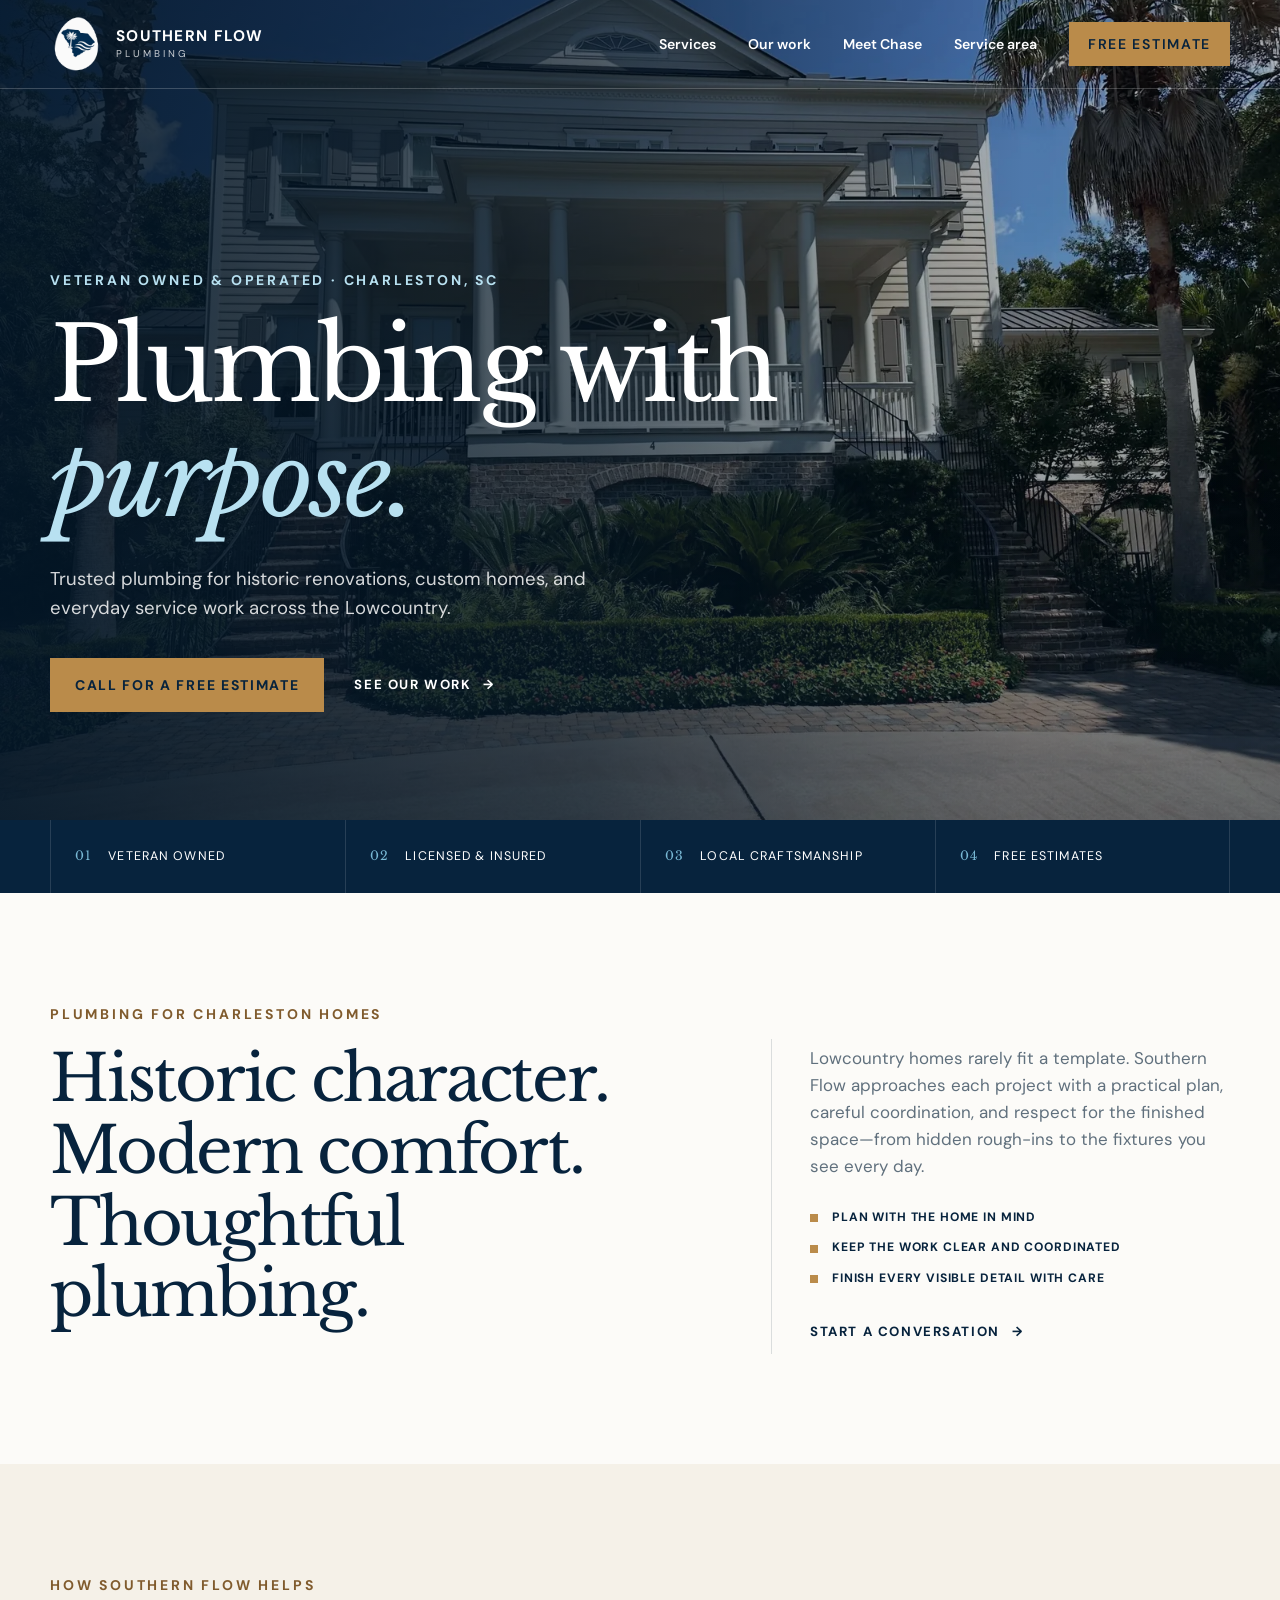
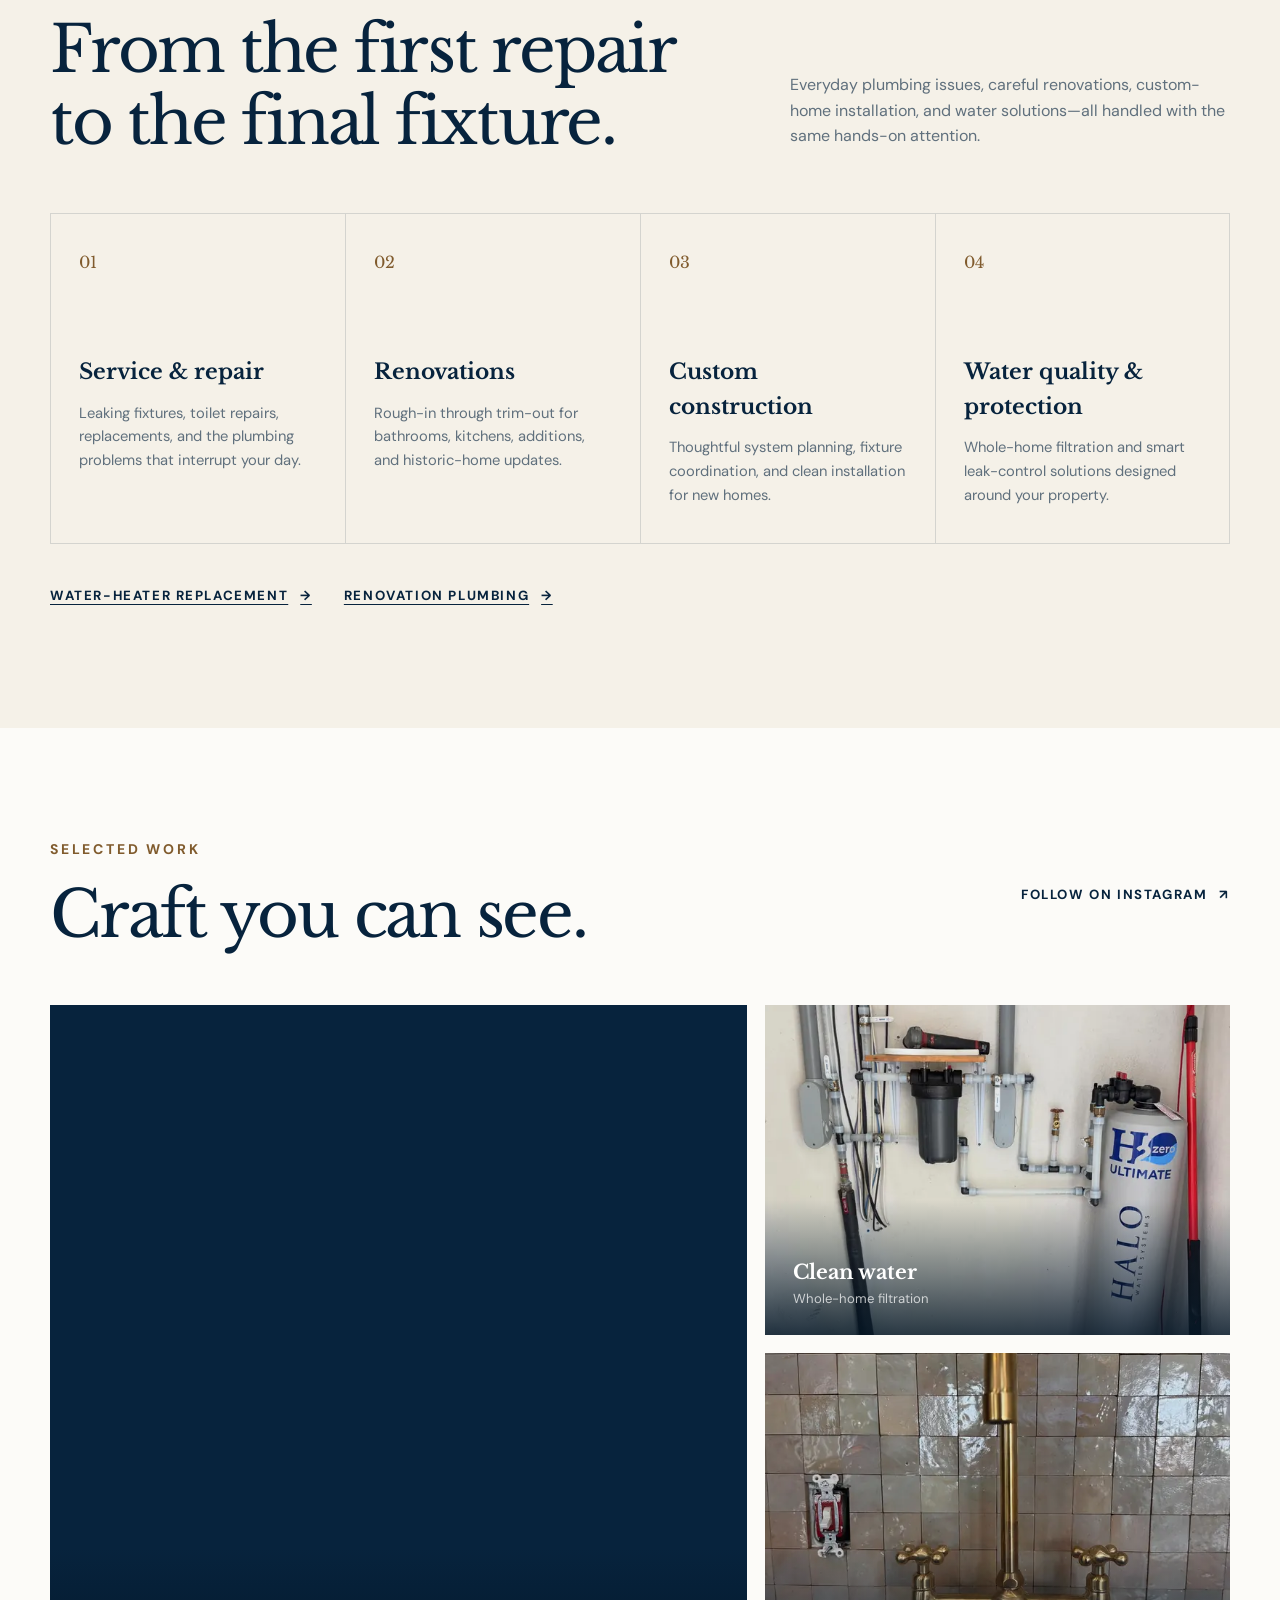
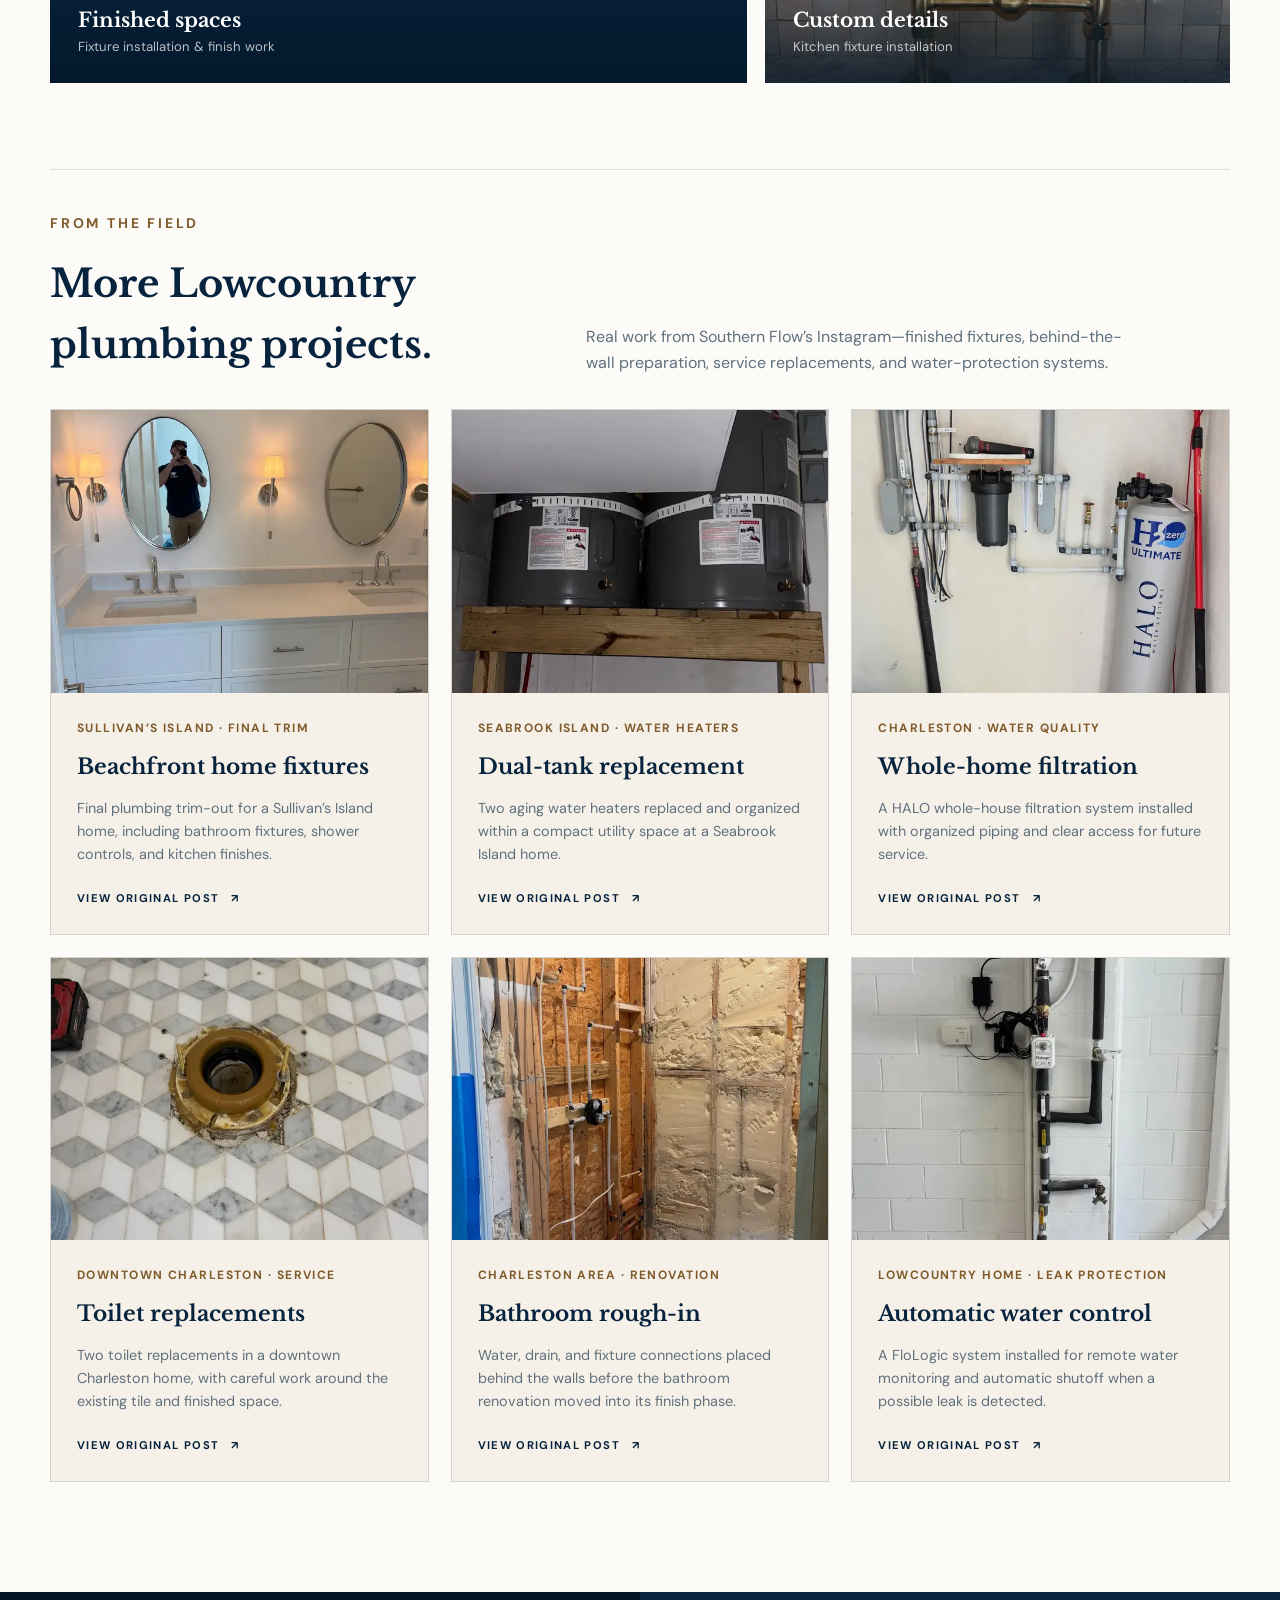
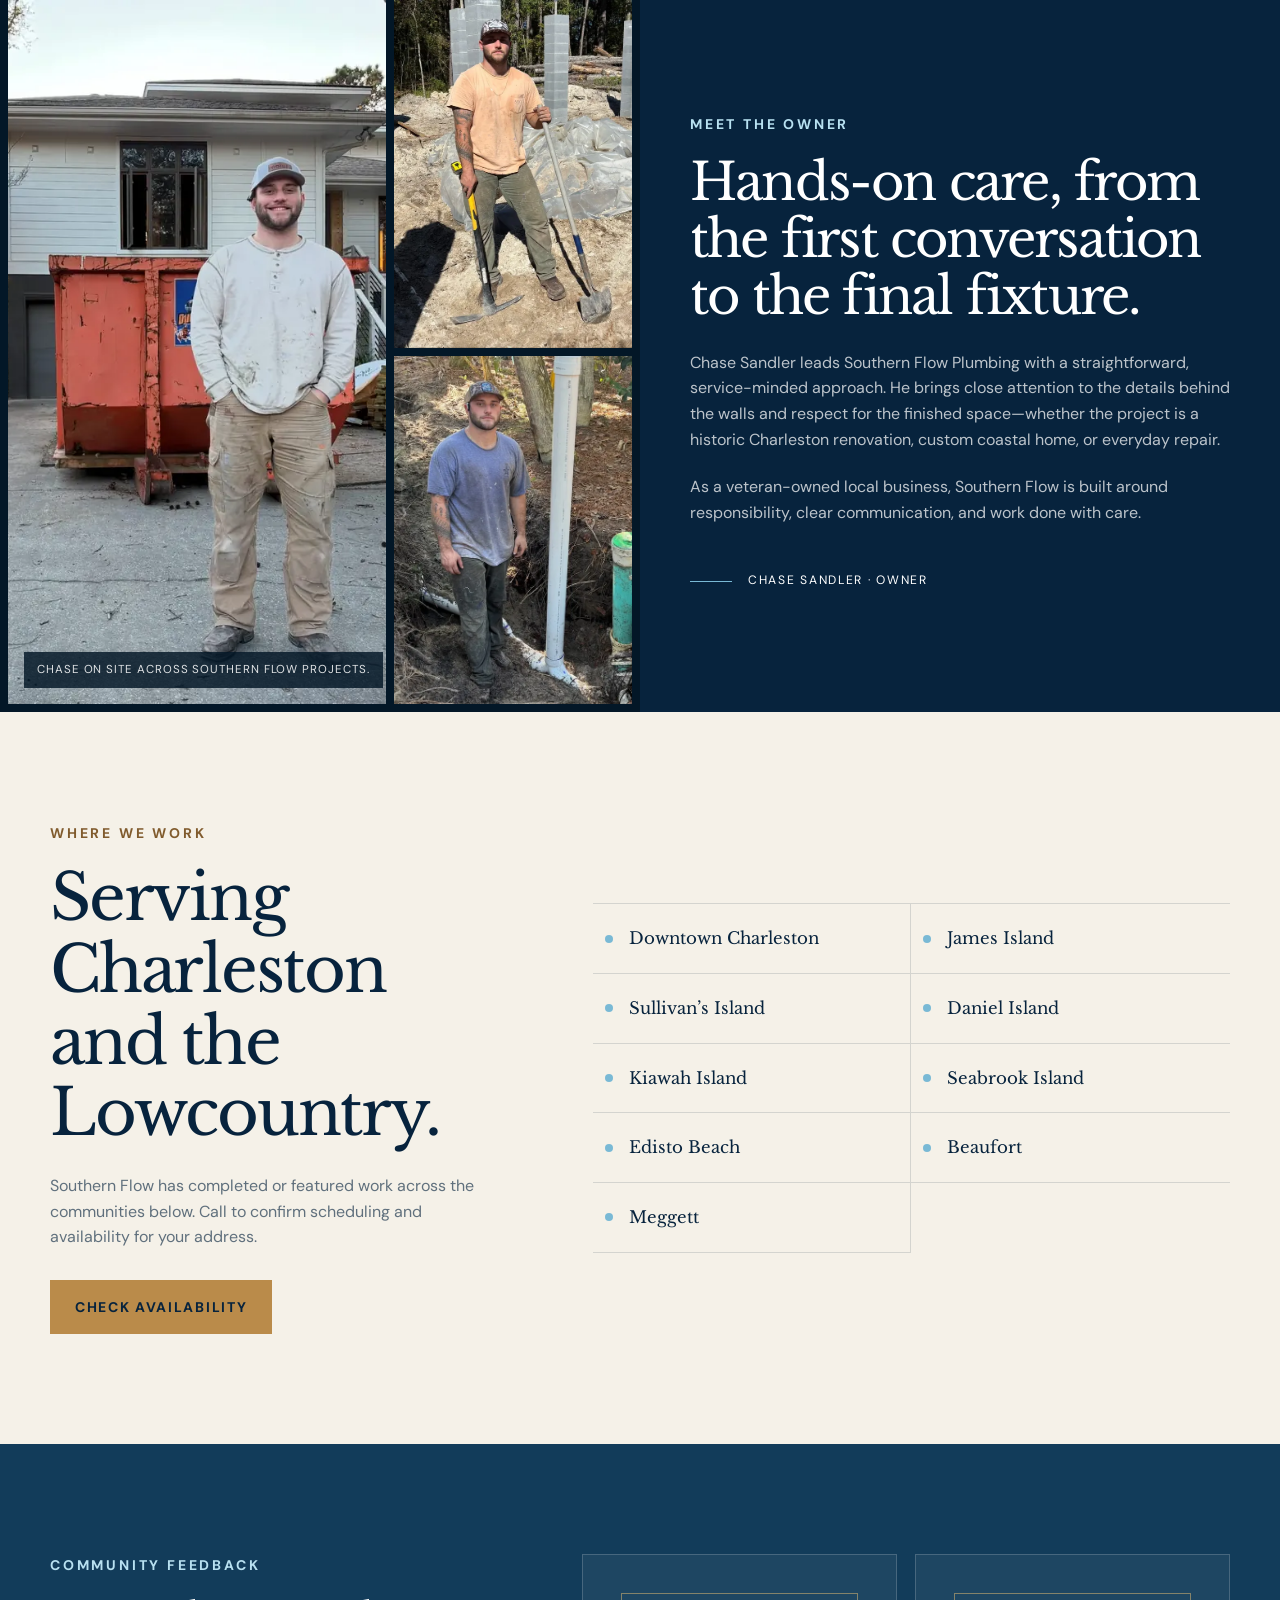
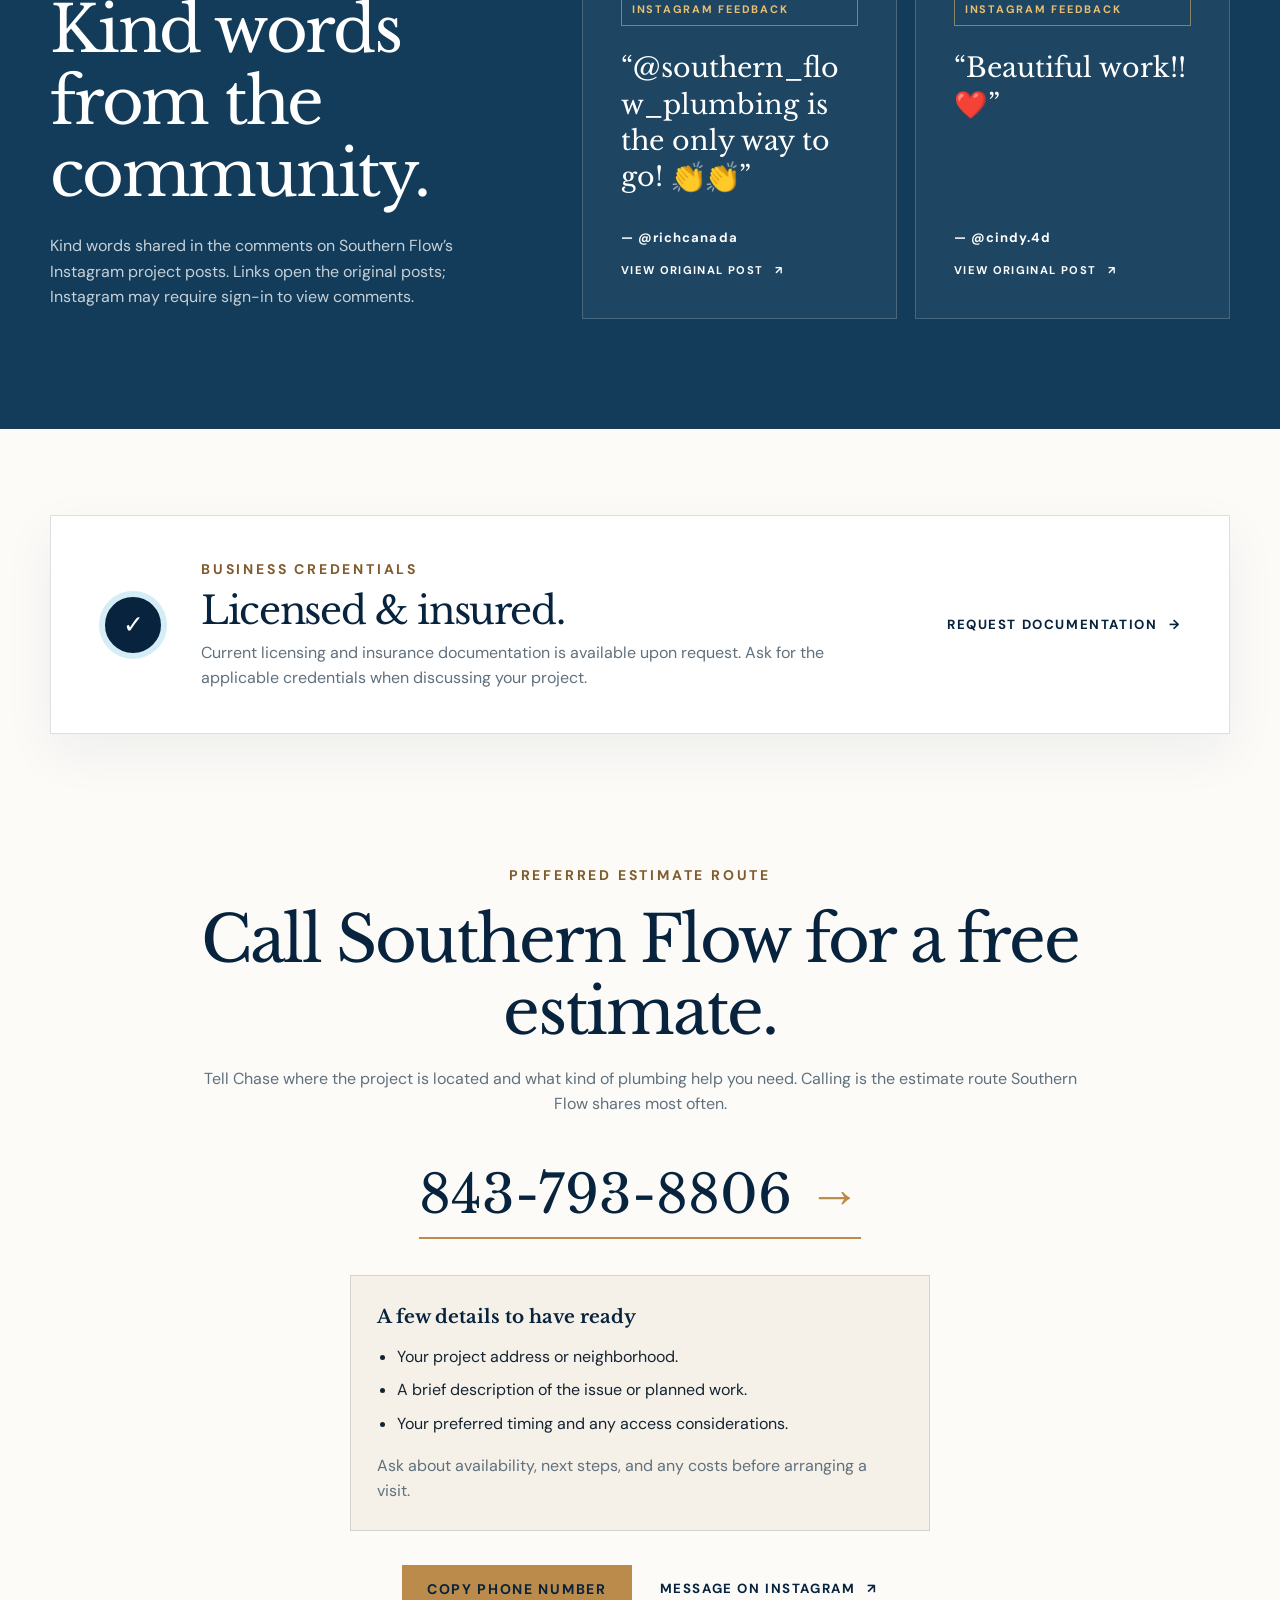
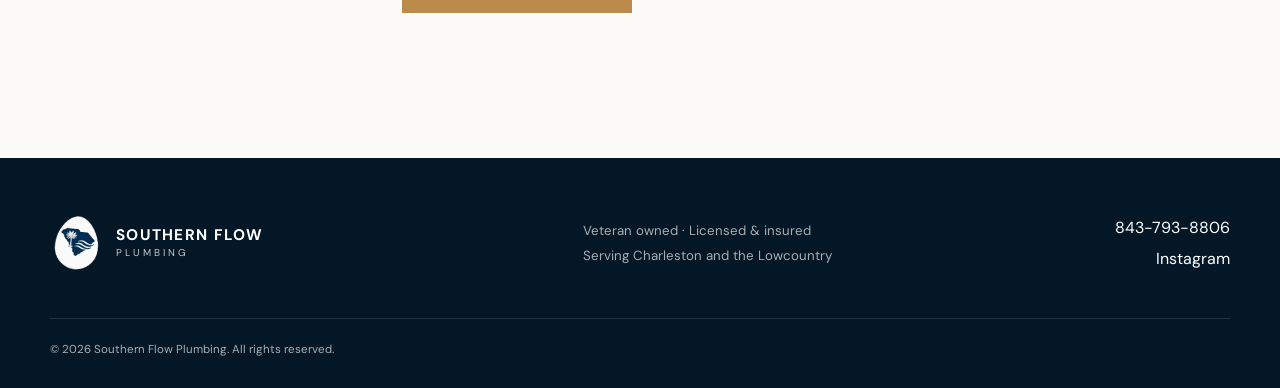
<file: site/index.html>
<!doctype html>
<html lang="en">
  <head>
    <meta charset="UTF-8" />
    <meta name="viewport" content="width=device-width, initial-scale=1.0" />
    <meta name="description" content="Charleston plumbing for service repairs, historic renovations, custom homes, water heaters, filtration, and leak protection across the Lowcountry." />
    <meta name="theme-color" content="#07233d" />
    <title>Southern Flow Plumbing | Charleston, SC</title>
    <link rel="canonical" href="https://southernflowplumbingllc.com/" />
    <link rel="icon" type="image/png" sizes="32x32" href="/public/favicon-white-32.png" />
    <link rel="icon" type="image/svg+xml" sizes="any" href="/public/favicon.svg?v=white" />
    <link rel="apple-touch-icon" sizes="180x180" href="/public/apple-touch-icon.png" />
    <meta property="og:type" content="website" />
    <meta property="og:locale" content="en_US" />
    <meta property="og:site_name" content="Southern Flow Plumbing" />
    <meta property="og:title" content="Southern Flow Plumbing | Charleston, SC" />
    <meta property="og:description" content="Service repairs, historic renovations, custom-home plumbing, water heaters, filtration, and leak protection across Charleston and the Lowcountry." />
    <meta property="og:url" content="https://southernflowplumbingllc.com/" />
    <meta property="og:image" content="https://southernflowplumbingllc.com/public/og.png" />
    <meta property="og:image:secure_url" content="https://southernflowplumbingllc.com/public/og.png" />
    <meta property="og:image:type" content="image/png" />
    <meta property="og:image:width" content="1200" />
    <meta property="og:image:height" content="630" />
    <meta property="og:image:alt" content="Southern Flow Plumbing — call 843-793-8806 for a free estimate" />
    <meta name="twitter:card" content="summary_large_image" />
    <meta name="twitter:title" content="Southern Flow Plumbing | Charleston, SC" />
    <meta name="twitter:description" content="Thoughtful plumbing service, renovation, and custom construction across Charleston and the Lowcountry." />
    <meta name="twitter:image" content="https://southernflowplumbingllc.com/public/og.png" />
    <meta name="twitter:image:alt" content="Southern Flow Plumbing — call 843-793-8806 for a free estimate" />
    <link rel="preconnect" href="https://fonts.googleapis.com" />
    <link rel="preconnect" href="https://fonts.gstatic.com" crossorigin />
    <link href="https://fonts.googleapis.com/css2?family=DM+Sans:wght@400;500;600;700&family=Libre+Baskerville:wght@400;700&display=swap" rel="stylesheet" />
    <link rel="stylesheet" href="styles.css" />
    <script src="script.js" defer></script>
    <noscript>
      <style>
        .menu-button, .copy-phone { display: none !important; }
        @media (max-width: 900px) {
          .site-header { position: relative; background: #07233d; }
          .header-inner { flex-wrap: wrap; padding-block: 12px; }
          .site-nav { position: static; display: flex; width: 100%; padding: 0; }
        }
      </style>
    </noscript>
    <script type="application/ld+json">
      {
        "@context": "https://schema.org",
        "@type": "Plumber",
        "@id": "https://southernflowplumbingllc.com/#business",
        "name": "Southern Flow Plumbing",
        "description": "Plumbing service, repair, historic renovation, custom construction, water-heater, filtration, and leak-protection work across Charleston and the Lowcountry.",
        "url": "https://southernflowplumbingllc.com/",
        "telephone": "+1-843-793-8806",
        "contactPoint": {
          "@type": "ContactPoint",
          "telephone": "+1-843-793-8806",
          "contactType": "estimates and customer service",
          "availableLanguage": "English"
        },
        "logo": "https://southernflowplumbingllc.com/public/southern-flow-emblem-badge.png",
        "image": "https://southernflowplumbingllc.com/public/hero-charleston-home-1600.jpg",
        "sameAs": ["https://www.instagram.com/southern_flow_plumbing/"],
        "areaServed": [
          { "@type": "Place", "name": "Charleston, South Carolina" },
          { "@type": "Place", "name": "James Island, South Carolina" },
          { "@type": "Place", "name": "Sullivan's Island, South Carolina" },
          { "@type": "Place", "name": "Daniel Island, South Carolina" },
          { "@type": "Place", "name": "Kiawah Island, South Carolina" },
          { "@type": "Place", "name": "Seabrook Island, South Carolina" },
          { "@type": "Place", "name": "Edisto Beach, South Carolina" },
          { "@type": "Place", "name": "Beaufort, South Carolina" },
          { "@type": "Place", "name": "Meggett, South Carolina" }
        ],
        "serviceType": [
          "Plumbing service and repair",
          "Historic home plumbing renovation",
          "Custom home plumbing",
          "Water heater replacement",
          "Whole-home water filtration",
          "Automatic leak detection and water shutoff"
        ]
      }
    </script>
  </head>
  <body>
    <a class="skip-link" href="#main">Skip to content</a>

    <header class="site-header" id="top">
      <div class="shell header-inner">
        <a class="brand" href="#top" aria-label="Southern Flow Plumbing home">
          <span class="brand-mark" aria-hidden="true"><img src="public/southern-flow-emblem-badge.png" alt="" /></span>
          <span><strong>Southern Flow</strong><small>Plumbing</small></span>
        </a>
        <button class="menu-button" type="button" aria-expanded="false" aria-controls="site-nav">
          <span class="sr-only">Toggle navigation</span>
          <span></span><span></span><span></span>
        </button>
        <nav class="site-nav" id="site-nav" aria-label="Main navigation">
          <a href="#services">Services</a>
          <a href="#work">Our work</a>
          <a href="#owner">Meet Chase</a>
          <a href="#service-area">Service area</a>
          <a class="button button-small" href="#estimate" data-mobile-call="tel:+18437938806">Free estimate</a>
        </nav>
      </div>
    </header>

    <main id="main" tabindex="-1">
      <section class="hero">
        <img class="hero-image" src="public/hero-charleston-home-1600.jpg" srcset="public/hero-charleston-home-768.webp 768w, public/hero-charleston-home-1600.webp 1600w" sizes="100vw" width="1600" height="1200" alt="Historic Charleston home served by Southern Flow Plumbing" fetchpriority="high" decoding="async" />
        <div class="hero-shade"></div>
        <div class="shell hero-content">
          <p class="eyebrow light">Veteran owned &amp; operated · Charleston, SC</p>
          <h1>Plumbing with<br /> <em>purpose.</em></h1>
          <p class="hero-copy">Trusted plumbing for historic renovations, custom homes, and everyday service work across the Lowcountry.</p>
          <div class="hero-actions">
            <a class="button" href="#estimate" data-mobile-call="tel:+18437938806">Call for a free estimate</a>
            <a class="text-link light-link" href="#work">See our work <span aria-hidden="true">→</span></a>
          </div>
        </div>
      </section>

      <section class="trust-strip" aria-label="Business credentials">
        <div class="shell trust-grid">
          <p><span>01</span> Veteran owned</p>
          <p><span>02</span> Licensed &amp; insured</p>
          <p><span>03</span> Local craftsmanship</p>
          <p><span>04</span> Free estimates</p>
        </div>
      </section>

      <section class="intro section" id="about">
        <div class="shell intro-grid">
          <div>
            <p class="eyebrow">Plumbing for Charleston homes</p>
            <h2>Historic character. Modern comfort. Thoughtful plumbing.</h2>
          </div>
          <div class="intro-copy">
            <p>Lowcountry homes rarely fit a template. Southern Flow approaches each project with a practical plan, careful coordination, and respect for the finished space—from hidden rough-ins to the fixtures you see every day.</p>
            <ul class="intro-points" aria-label="Southern Flow approach">
              <li>Plan with the home in mind</li>
              <li>Keep the work clear and coordinated</li>
              <li>Finish every visible detail with care</li>
            </ul>
            <a class="text-link" href="#estimate">Start a conversation <span aria-hidden="true">→</span></a>
          </div>
        </div>
      </section>

      <section class="services section" id="services">
        <div class="shell">
          <div class="section-heading">
            <div><p class="eyebrow">How Southern Flow helps</p><h2>From the first repair to the final fixture.</h2></div>
            <p>Everyday plumbing issues, careful renovations, custom-home installation, and water solutions—all handled with the same hands-on attention.</p>
          </div>
          <div class="service-grid">
            <article class="service-card"><span>01</span><h3>Service &amp; repair</h3><p>Leaking fixtures, toilet repairs, replacements, and the plumbing problems that interrupt your day.</p></article>
            <article class="service-card"><span>02</span><h3>Renovations</h3><p>Rough-in through trim-out for bathrooms, kitchens, additions, and historic-home updates.</p></article>
            <article class="service-card"><span>03</span><h3>Custom construction</h3><p>Thoughtful system planning, fixture coordination, and clean installation for new homes.</p></article>
            <article class="service-card"><span>04</span><h3>Water quality &amp; protection</h3><p>Whole-home filtration and smart leak-control solutions designed around your property.</p></article>
          </div>
          <nav class="service-guides" aria-label="Explore plumbing services">
            <a class="text-link" href="/services/water-heaters/">Water-heater replacement <span aria-hidden="true">→</span></a>
            <a class="text-link" href="/services/renovations/">Renovation plumbing <span aria-hidden="true">→</span></a>
          </nav>
        </div>
      </section>

      <section class="work section" id="work">
        <div class="shell">
          <div class="section-heading work-heading">
            <div><p class="eyebrow">Selected work</p><h2>Craft you can see.</h2></div>
            <a class="text-link" href="https://www.instagram.com/southern_flow_plumbing/" target="_blank" rel="noopener noreferrer">Follow on Instagram <span aria-hidden="true">↗</span></a>
          </div>
          <div class="gallery">
            <figure class="gallery-main"><img src="public/bathroom-finish-1200.webp" srcset="public/bathroom-finish-640.webp 640w, public/bathroom-finish-1200.webp 1200w" sizes="(max-width: 620px) calc(100vw - 32px), (max-width: 900px) calc(100vw - 48px), 700px" width="1200" height="1457" alt="Finished coastal bathroom plumbing installation" loading="lazy" decoding="async" /><figcaption><strong>Finished spaces</strong><span>Fixture installation &amp; finish work</span></figcaption></figure>
            <figure><img src="public/water-filtration-1200.webp" srcset="public/water-filtration-640.webp 640w, public/water-filtration-1200.webp 1200w" sizes="(max-width: 620px) calc(100vw - 32px), (max-width: 900px) calc((100vw - 66px) / 2), 465px" width="1200" height="1600" alt="Whole-house water filtration installation" loading="lazy" decoding="async" /><figcaption><strong>Clean water</strong><span>Whole-home filtration</span></figcaption></figure>
            <figure><img src="public/brass-fixture-1200.webp" srcset="public/brass-fixture-640.webp 640w, public/brass-fixture-1200.webp 1200w" sizes="(max-width: 620px) calc(100vw - 32px), (max-width: 900px) calc((100vw - 66px) / 2), 465px" width="1200" height="1600" alt="Brass kitchen faucet and sink installation" loading="lazy" decoding="async" /><figcaption><strong>Custom details</strong><span>Kitchen fixture installation</span></figcaption></figure>
          </div>
          <div class="project-journal-heading">
            <div><p class="eyebrow">From the field</p><h3>More Lowcountry plumbing projects.</h3></div>
            <p>Real work from Southern Flow’s Instagram—finished fixtures, behind-the-wall preparation, service replacements, and water-protection systems.</p>
          </div>
          <div class="project-journal" aria-label="More Southern Flow Plumbing projects">
            <article class="project-card">
              <a class="project-image" href="https://www.instagram.com/southern_flow_plumbing/p/DbW3P0CDcLC/" target="_blank" rel="noopener noreferrer" aria-label="View the Sullivan's Island final-trim project on Instagram"><img src="public/work-sullivans-island-bathroom.webp" srcset="public/work-sullivans-island-bathroom-640.webp 640w, public/work-sullivans-island-bathroom.webp 1186w" sizes="(max-width: 620px) calc(100vw - 32px), (max-width: 900px) calc((100vw - 70px) / 2), 380px" width="1186" height="1440" alt="Double vanity and plumbing fixtures in a finished Sullivan's Island bathroom" loading="lazy" decoding="async" /></a>
              <div class="project-copy"><p class="project-meta">Sullivan’s Island · Final trim</p><h3>Beachfront home fixtures</h3><p>Final plumbing trim-out for a Sullivan’s Island home, including bathroom fixtures, shower controls, and kitchen finishes.</p><a class="text-link" href="https://www.instagram.com/southern_flow_plumbing/p/DbW3P0CDcLC/" target="_blank" rel="noopener noreferrer">View original post <span aria-hidden="true">↗</span></a></div>
            </article>
            <article class="project-card">
              <a class="project-image" href="https://www.instagram.com/southern_flow_plumbing/p/DY-Aak-jvKz/" target="_blank" rel="noopener noreferrer" aria-label="View the Seabrook Island water-heater project on Instagram"><img src="public/work-seabrook-water-heaters.webp" srcset="public/work-seabrook-water-heaters-640.webp 640w, public/work-seabrook-water-heaters.webp 1081w" sizes="(max-width: 620px) calc(100vw - 32px), (max-width: 900px) calc((100vw - 70px) / 2), 380px" width="1081" height="1440" alt="Two replacement water heaters installed at a Seabrook Island home" loading="lazy" decoding="async" /></a>
              <div class="project-copy"><p class="project-meta">Seabrook Island · Water heaters</p><h3>Dual-tank replacement</h3><p>Two aging water heaters replaced and organized within a compact utility space at a Seabrook Island home.</p><a class="text-link" href="https://www.instagram.com/southern_flow_plumbing/p/DY-Aak-jvKz/" target="_blank" rel="noopener noreferrer">View original post <span aria-hidden="true">↗</span></a></div>
            </article>
            <article class="project-card">
              <a class="project-image" href="https://www.instagram.com/southern_flow_plumbing/p/Da6Da6aAblT/" target="_blank" rel="noopener noreferrer" aria-label="View the whole-home filtration project on Instagram"><img src="public/work-charleston-water-filtration.webp" srcset="public/work-charleston-water-filtration-640.webp 640w, public/work-charleston-water-filtration.webp 1080w" sizes="(max-width: 620px) calc(100vw - 32px), (max-width: 900px) calc((100vw - 70px) / 2), 380px" width="1080" height="1440" alt="HALO whole-home water filtration system installed in Charleston" loading="lazy" decoding="async" /></a>
              <div class="project-copy"><p class="project-meta">Charleston · Water quality</p><h3>Whole-home filtration</h3><p>A HALO whole-house filtration system installed with organized piping and clear access for future service.</p><a class="text-link" href="https://www.instagram.com/southern_flow_plumbing/p/Da6Da6aAblT/" target="_blank" rel="noopener noreferrer">View original post <span aria-hidden="true">↗</span></a></div>
            </article>
            <article class="project-card">
              <a class="project-image" href="https://www.instagram.com/southern_flow_plumbing/p/DZ8yW2dDSlU/" target="_blank" rel="noopener noreferrer" aria-label="View the downtown Charleston toilet project on Instagram"><img src="public/work-downtown-toilet-repair.webp" srcset="public/work-downtown-toilet-repair-640.webp 640w, public/work-downtown-toilet-repair.webp 1091w" sizes="(max-width: 620px) calc(100vw - 32px), (max-width: 900px) calc((100vw - 70px) / 2), 380px" width="1091" height="1440" alt="Existing toilet flange prepared during a downtown Charleston toilet replacement" loading="lazy" decoding="async" /></a>
              <div class="project-copy"><p class="project-meta">Downtown Charleston · Service</p><h3>Toilet replacements</h3><p>Two toilet replacements in a downtown Charleston home, with careful work around the existing tile and finished space.</p><a class="text-link" href="https://www.instagram.com/southern_flow_plumbing/p/DZ8yW2dDSlU/" target="_blank" rel="noopener noreferrer">View original post <span aria-hidden="true">↗</span></a></div>
            </article>
            <article class="project-card">
              <a class="project-image" href="https://www.instagram.com/southern_flow_plumbing/p/DZYbxsjjiUT/" target="_blank" rel="noopener noreferrer" aria-label="View the bathroom renovation rough-in project on Instagram"><img src="public/work-bathroom-renovation-rough-in.webp" srcset="public/work-bathroom-renovation-rough-in-640.webp 640w, public/work-bathroom-renovation-rough-in.webp 1091w" sizes="(max-width: 620px) calc(100vw - 32px), (max-width: 900px) calc((100vw - 70px) / 2), 380px" width="1091" height="1440" alt="Water and drain piping exposed during a Charleston bathroom renovation rough-in" loading="lazy" decoding="async" /></a>
              <div class="project-copy"><p class="project-meta">Charleston area · Renovation</p><h3>Bathroom rough-in</h3><p>Water, drain, and fixture connections placed behind the walls before the bathroom renovation moved into its finish phase.</p><a class="text-link" href="https://www.instagram.com/southern_flow_plumbing/p/DZYbxsjjiUT/" target="_blank" rel="noopener noreferrer">View original post <span aria-hidden="true">↗</span></a></div>
            </article>
            <article class="project-card">
              <a class="project-image" href="https://www.instagram.com/southern_flow_plumbing/p/DX-mzZCDRVK/" target="_blank" rel="noopener noreferrer" aria-label="View the smart water shutoff project on Instagram"><img src="public/work-smart-water-shutoff.webp" srcset="public/work-smart-water-shutoff-640.webp 640w, public/work-smart-water-shutoff.webp 1080w" sizes="(max-width: 620px) calc(100vw - 32px), (max-width: 900px) calc((100vw - 70px) / 2), 380px" width="1080" height="1440" alt="FloLogic automatic leak detection and water shutoff system installed in a Lowcountry home" loading="lazy" decoding="async" /></a>
              <div class="project-copy"><p class="project-meta">Lowcountry home · Leak protection</p><h3>Automatic water control</h3><p>A FloLogic system installed for remote water monitoring and automatic shutoff when a possible leak is detected.</p><a class="text-link" href="https://www.instagram.com/southern_flow_plumbing/p/DX-mzZCDRVK/" target="_blank" rel="noopener noreferrer">View original post <span aria-hidden="true">↗</span></a></div>
            </article>
          </div>
        </div>
      </section>

      <section class="promise section" id="owner">
        <div class="shell promise-grid">
          <div class="owner-gallery" aria-label="Chase Sandler on Southern Flow Plumbing job sites">
            <img class="owner-photo-main" src="public/chase-owner-1179.webp" srcset="public/chase-owner-640.webp 640w, public/chase-owner-1179.webp 1179w" sizes="(max-width: 900px) 65vw, 34vw" width="1179" height="1572" alt="Southern Flow Plumbing owner Chase Sandler smiling at a Charleston job site" loading="lazy" decoding="async" />
            <img src="public/chase-jobsite-1179.webp" srcset="public/chase-jobsite-640.webp 640w, public/chase-jobsite-1179.webp 1179w" sizes="(max-width: 900px) 35vw, 21vw" width="1179" height="1572" alt="Chase Sandler working at a new construction plumbing site" loading="lazy" decoding="async" />
            <img src="public/chase-plumbing-work-1179.webp" srcset="public/chase-plumbing-work-640.webp 640w, public/chase-plumbing-work-1179.webp 1179w" sizes="(max-width: 900px) 35vw, 21vw" width="1179" height="1369" alt="Chase Sandler beside newly installed underground plumbing" loading="lazy" decoding="async" />
            <p class="owner-photo-caption">Chase on site across Southern Flow projects.</p>
          </div>
          <div class="promise-copy">
            <p class="eyebrow light">Meet the owner</p>
            <h2>Hands-on care, from the first conversation to the final fixture.</h2>
            <p>Chase Sandler leads Southern Flow Plumbing with a straightforward, service-minded approach. He brings close attention to the details behind the walls and respect for the finished space—whether the project is a historic Charleston renovation, custom coastal home, or everyday repair.</p>
            <p>As a veteran-owned local business, Southern Flow is built around responsibility, clear communication, and work done with care.</p>
            <div class="signature"><span class="signature-line"></span><span>Chase Sandler · Owner</span></div>
          </div>
        </div>
      </section>

      <section class="service-area section" id="service-area">
        <div class="shell area-grid">
          <div class="area-copy">
            <p class="eyebrow">Where we work</p>
            <h2>Serving Charleston and the Lowcountry.</h2>
            <p>Southern Flow has completed or featured work across the communities below. Call to confirm scheduling and availability for your address.</p>
            <a class="button" href="#estimate">Check availability</a>
          </div>
          <div class="area-list" aria-label="Southern Flow Plumbing service communities">
            <span>Downtown Charleston</span>
            <span>James Island</span>
            <span>Sullivan’s Island</span>
            <span>Daniel Island</span>
            <span>Kiawah Island</span>
            <span>Seabrook Island</span>
            <span>Edisto Beach</span>
            <span>Beaufort</span>
            <span>Meggett</span>
          </div>
        </div>
      </section>

      <section class="reviews section" id="reviews">
        <div class="shell reviews-grid">
          <div>
            <p class="eyebrow light">Community feedback</p>
            <h2>Kind words from the community.</h2>
            <p class="reviews-intro">Kind words shared in the comments on Southern Flow’s Instagram project posts. Links open the original posts; Instagram may require sign-in to view comments.</p>
          </div>
          <div class="review-list">
            <article class="review-card">
              <div class="review-kicker">Instagram feedback</div>
              <blockquote>“@southern_flow_plumbing is the only way to go! 👏👏”</blockquote>
              <div class="review-source">
                <span>— @richcanada</span>
                <a class="text-link light-link" href="https://www.instagram.com/southern_flow_plumbing/p/DXF1OGAjd2A/" target="_blank" rel="noopener noreferrer" aria-label="Open the Instagram post with feedback from @richcanada">View original post <span aria-hidden="true">↗</span></a>
              </div>
            </article>
            <article class="review-card">
              <div class="review-kicker">Instagram feedback</div>
              <blockquote>“Beautiful work!! ❤️”</blockquote>
              <div class="review-source">
                <span>— @cindy.4d</span>
                <a class="text-link light-link" href="https://www.instagram.com/southern_flow_plumbing/p/DXiEw7XjfQb/" target="_blank" rel="noopener noreferrer" aria-label="Open the Instagram post with feedback from @cindy.4d">View original post <span aria-hidden="true">↗</span></a>
              </div>
            </article>
          </div>
        </div>
      </section>

      <section class="credentials section" aria-labelledby="credentials-title">
        <div class="shell credentials-card">
          <div class="credential-mark" aria-hidden="true">✓</div>
          <div>
            <p class="eyebrow">Business credentials</p>
            <h2 id="credentials-title">Licensed &amp; insured.</h2>
            <p>Current licensing and insurance documentation is available upon request. Ask for the applicable credentials when discussing your project.</p>
          </div>
          <a class="text-link" href="#estimate">Request documentation <span aria-hidden="true">→</span></a>
        </div>
      </section>

      <section class="contact section" id="estimate">
        <div class="shell contact-inner">
          <p class="eyebrow">Preferred estimate route</p>
          <h2>Call Southern Flow for a free estimate.</h2>
          <p>Tell Chase where the project is located and what kind of plumbing help you need. Calling is the estimate route Southern Flow shares most often.</p>
          <a class="phone-link" href="tel:+18437938806">843-793-8806 <span aria-hidden="true">→</span></a>
          <div class="estimate-prep" aria-labelledby="estimate-prep-title">
            <h3 id="estimate-prep-title">A few details to have ready</h3>
            <ul>
              <li>Your project address or neighborhood.</li>
              <li>A brief description of the issue or planned work.</li>
              <li>Your preferred timing and any access considerations.</li>
            </ul>
            <p>Ask about availability, next steps, and any costs before arranging a visit.</p>
          </div>
          <div class="estimate-actions">
            <button class="button copy-phone" type="button" data-copy-phone="843-793-8806">Copy phone number</button>
            <a class="text-link" href="https://www.instagram.com/southern_flow_plumbing/" target="_blank" rel="noopener noreferrer">Message on Instagram <span aria-hidden="true">↗</span></a>
          </div>
          <p class="copy-status" role="status" aria-live="polite"></p>
        </div>
      </section>
    </main>

    <a class="mobile-call-bar" href="tel:+18437938806" aria-label="Call Southern Flow Plumbing at 843-793-8806 for a free estimate">
      <span>Call for a free estimate</span>
      <strong>843-793-8806</strong>
    </a>

    <footer>
      <div class="shell footer-inner">
        <a class="brand footer-brand" href="#top"><span class="brand-mark" aria-hidden="true"><img src="public/southern-flow-emblem-badge.png" alt="" /></span><span><strong>Southern Flow</strong><small>Plumbing</small></span></a>
        <div><p>Veteran owned · Licensed &amp; insured</p><p>Serving Charleston and the Lowcountry</p></div>
        <div class="footer-links"><a href="tel:+18437938806">843-793-8806</a><a href="https://www.instagram.com/southern_flow_plumbing/" target="_blank" rel="noopener noreferrer">Instagram</a></div>
      </div>
      <div class="shell copyright">© <span id="year">2026</span> Southern Flow Plumbing. All rights reserved.</div>
    </footer>
  </body>
</html>
</file>
<file: site/styles.css>
:root {
  --navy: #07233d;
  --navy-soft: #123c5a;
  --sky: #79b9d5;
  --brass: #ba8b4a;
  --brass-text: #805b2d;
  --brass-hover: #c99a58;
  --cream: #f5f1e8;
  --paper: #fcfbf8;
  --ink: #142331;
  --muted: #60707d;
  --line: rgba(7, 35, 61, 0.14);
  --serif: "Libre Baskerville", Georgia, serif;
  --sans: "DM Sans", system-ui, sans-serif;
}

* { box-sizing: border-box; }
html { scroll-behavior: smooth; }
body { margin: 0; color: var(--ink); background: var(--paper); font-family: var(--sans); line-height: 1.6; overflow-wrap: anywhere; }
img { display: block; width: 100%; }
a { color: inherit; }
button { font: inherit; }
a:focus-visible, button:focus-visible { outline: 3px solid #fff; outline-offset: 3px; box-shadow: 0 0 0 6px #176b91; }
.shell { width: min(1180px, calc(100% - 48px)); margin-inline: auto; }
.section { padding: 110px 0; }
.skip-link { position: fixed; left: 16px; top: -80px; z-index: 100; padding: 10px 16px; background: #fff; color: var(--navy); }
.skip-link:focus { top: 16px; }
.sr-only { position: absolute; width: 1px; height: 1px; padding: 0; margin: -1px; overflow: hidden; clip: rect(0,0,0,0); white-space: nowrap; border: 0; }

.site-header { position: absolute; inset: 0 0 auto; z-index: 10; color: #fff; border-bottom: 1px solid rgba(255,255,255,.2); }
.header-inner { min-height: 88px; display: flex; align-items: center; justify-content: space-between; gap: 24px; }
.brand { display: inline-flex; align-items: center; gap: 12px; text-decoration: none; text-transform: uppercase; letter-spacing: .08em; line-height: 1.05; }
.brand-mark { display: block; flex: 0 0 auto; width: 54px; height: 62px; transform: rotate(4deg); }
.brand-mark img { width: 100%; height: 100%; object-fit: contain; }
.brand strong, .brand small { display: block; }
.brand strong { font-size: .96rem; }
.brand small { margin-top: 5px; font-size: .62rem; letter-spacing: .32em; opacity: .78; }
.site-nav { display: flex; align-items: center; gap: 32px; }
.site-nav > a { text-decoration: none; font-size: .88rem; font-weight: 600; }
.site-nav > a:not(.button) { position: relative; }
.site-nav > a:not(.button)::after { content: ""; position: absolute; left: 0; right: 100%; bottom: -7px; height: 1px; background: var(--sky); transition: right .25s ease; }
.site-nav > a:not(.button):hover::after, .site-nav > a:not(.button):focus-visible::after { right: 0; }
.menu-button { display: none; flex: 0 0 auto; min-width: 44px; min-height: 44px; background: transparent; border: 0; padding: 10px; cursor: pointer; }
.menu-button span:not(.sr-only) { display: block; width: 24px; height: 2px; margin: 5px 0; background: currentColor; }

.button { display: inline-flex; align-items: center; justify-content: center; min-height: 54px; padding: 12px 24px; color: var(--navy); background: var(--brass); border: 1px solid var(--brass); text-decoration: none; text-transform: uppercase; letter-spacing: .12em; font-size: .875rem; font-weight: 700; text-align: center; transition: transform .2s ease, background .2s ease; }
.button[type="button"] { cursor: pointer; }
.button:hover { transform: translateY(-2px); background: var(--brass-hover); }
.button-small { min-height: 44px; padding: 10px 18px; }
.text-link { display: inline-flex; gap: 12px; align-items: center; color: var(--navy); text-decoration: none; font-size: .83rem; font-weight: 700; text-transform: uppercase; letter-spacing: .12em; }
.text-link span { transition: transform .2s ease; }
.text-link:hover span, .text-link:focus-visible span { transform: translateX(5px); }
.light-link { color: #fff; }
.eyebrow { margin: 0 0 18px; color: var(--brass-text); font-size: .875rem; font-weight: 700; letter-spacing: .2em; text-transform: uppercase; }
.eyebrow.light { color: #b8e1f1; }
h1, h2, h3, p { margin-top: 0; }
h1, h2 { font-family: var(--serif); font-weight: 400; line-height: 1.12; letter-spacing: -.035em; }
h1 { max-width: 800px; margin-bottom: 26px; color: #fff; font-size: clamp(3.7rem, 8vw, 7.2rem); }
h1 em { color: #b8e1f1; font-weight: 400; }
h2 { margin-bottom: 24px; color: var(--navy); font-size: clamp(2.3rem, 5vw, 4.4rem); }
h3 { margin-bottom: 12px; color: var(--navy); font-family: var(--serif); font-size: 1.35rem; }

.hero { position: relative; min-height: 820px; display: flex; align-items: flex-end; overflow: hidden; }
.hero-image, .hero-shade { position: absolute; inset: 0; height: 100%; object-fit: cover; }
.hero-image { object-position: center 56%; }
.hero-shade { background: linear-gradient(90deg, rgba(3,22,39,.91) 0%, rgba(3,22,39,.65) 46%, rgba(3,22,39,.2) 80%), linear-gradient(0deg, rgba(3,22,39,.42), transparent 55%); }
.hero-content { position: relative; z-index: 1; padding-top: 164px; padding-bottom: 108px; }
.hero-copy { max-width: 610px; margin-bottom: 34px; color: rgba(255,255,255,.83); font-size: 1.16rem; }
.hero-actions { display: flex; align-items: center; gap: 30px; }
.trust-strip { color: #fff; background: var(--navy); }
.trust-grid { display: grid; grid-template-columns: repeat(4, 1fr); }
.trust-grid p { margin: 0; padding: 26px 24px; border-left: 1px solid rgba(255,255,255,.13); font-size: .78rem; letter-spacing: .09em; text-transform: uppercase; }
.trust-grid p:last-child { border-right: 1px solid rgba(255,255,255,.13); }
.trust-grid span { margin-right: 12px; color: var(--sky); font-family: var(--serif); }

.intro-grid { display: grid; grid-template-columns: 1.15fr .85fr; gap: 100px; align-items: end; }
.intro-copy { padding: 6px 0 10px 38px; color: var(--muted); border-left: 1px solid var(--line); font-size: 1.06rem; }
.intro-copy p { margin-bottom: 28px; }
.intro-points { display: grid; gap: 12px; margin: 0 0 30px; padding: 0; list-style: none; }
.intro-points li { position: relative; padding-left: 22px; color: var(--navy); font-size: .76rem; font-weight: 700; letter-spacing: .07em; line-height: 1.5; text-transform: uppercase; }
.intro-points li::before { content: ""; position: absolute; left: 0; top: .5em; width: 8px; height: 8px; background: var(--brass); }
.services { background: var(--cream); }
.section-heading { display: flex; justify-content: space-between; align-items: end; gap: 60px; margin-bottom: 55px; }
.section-heading h2 { margin-bottom: 0; }
.section-heading > p { max-width: 440px; margin-bottom: 9px; color: var(--muted); }
.service-grid { display: grid; grid-template-columns: repeat(4, 1fr); border-top: 1px solid var(--line); border-bottom: 1px solid var(--line); }
.service-card { position: relative; min-height: 320px; padding: 36px 28px; overflow: hidden; border-left: 1px solid var(--line); transition: background-color .3s ease, transform .3s ease; }
.service-card::before { content: ""; position: absolute; top: 0; right: 100%; left: 0; height: 3px; background: var(--brass); transition: right .35s ease; }
.service-card:hover { background: rgba(255,255,255,.62); transform: translateY(-3px); }
.service-card:hover::before { right: 0; }
.service-card:last-child { border-right: 1px solid var(--line); }
.service-card > span { display: inline-block; margin-bottom: 80px; color: var(--brass-text); font-family: var(--serif); }
.service-card p { margin: 0; color: var(--muted); font-size: .92rem; }

.work-heading { align-items: center; }
.gallery { display: grid; grid-template-columns: 1.5fr 1fr; grid-template-rows: repeat(2, 330px); gap: 18px; }
.gallery figure { position: relative; margin: 0; overflow: hidden; background: var(--navy); }
.gallery-main { grid-row: 1 / 3; }
.gallery img { height: 100%; object-fit: cover; transition: transform .7s cubic-bezier(.2,.65,.3,1); }
.gallery figure:hover img { transform: scale(1.025); }
.gallery figcaption { position: absolute; inset: auto 0 0; padding: 56px 28px 26px; color: #fff; background: linear-gradient(transparent, rgba(3,22,39,.82)); }
.gallery figcaption strong, .gallery figcaption span { display: block; }
.gallery figcaption strong { font-family: var(--serif); font-size: 1.25rem; }
.gallery figcaption span { color: rgba(255,255,255,.72); font-size: .82rem; }
.project-journal-heading { display: grid; grid-template-columns: .85fr 1.15fr; gap: 60px; align-items: end; margin: 86px 0 34px; padding-top: 42px; border-top: 1px solid var(--line); }
.project-journal-heading h3 { margin-bottom: 0; font-size: clamp(1.9rem, 3vw, 2.8rem); }
.project-journal-heading > p { max-width: 560px; margin: 0; color: var(--muted); }
.project-journal { display: grid; grid-template-columns: repeat(3, minmax(0, 1fr)); gap: 22px; }
.project-card { display: flex; min-width: 0; flex-direction: column; border: 1px solid var(--line); background: var(--cream); }
.project-image { display: block; aspect-ratio: 4 / 3; overflow: hidden; background: var(--navy); }
.project-image img { width: 100%; height: 100%; object-fit: cover; transition: transform .6s cubic-bezier(.2,.65,.3,1); }
.project-image:hover img { transform: scale(1.025); }
.project-copy { display: flex; flex: 1; flex-direction: column; padding: 26px; }
.project-meta { margin: 0 0 12px; color: var(--brass-text); font-size: .75rem; font-weight: 700; letter-spacing: .12em; text-transform: uppercase; }
.project-copy h3 { margin-bottom: 12px; font-size: 1.35rem; }
.project-copy > p:not(.project-meta) { margin-bottom: 24px; color: var(--muted); font-size: .9rem; }
.project-copy .text-link { margin-top: auto; font-size: .7rem; }

.promise { padding: 0; background: var(--navy); }
.promise-grid { width: 100%; max-width: none; display: grid; grid-template-columns: 1fr 1fr; }
.owner-gallery { position: relative; min-height: 720px; display: grid; grid-template-columns: 1.35fr .85fr; grid-template-rows: 1fr 1fr; gap: 8px; padding: 8px; background: #031727; overflow: hidden; }
.owner-gallery img { height: 100%; min-height: 0; object-fit: cover; object-position: 50% 25%; }
.owner-photo-main { grid-row: 1 / 3; }
.owner-photo-caption { position: absolute; inset: auto auto 24px 24px; z-index: 1; margin: 0; padding: 9px 13px; color: rgba(255,255,255,.86); background: rgba(3,23,39,.82); font-size: .72rem; letter-spacing: .08em; text-transform: uppercase; }
.promise-copy { display: flex; flex-direction: column; justify-content: center; padding: 90px max(48px, calc((100vw - 1180px) / 2)); color: rgba(255,255,255,.73); }
.promise-copy h2 { color: #fff; font-size: clamp(2.2rem, 4vw, 3.9rem); }
.promise-copy p:not(.eyebrow) { max-width: 550px; }
.promise-copy p + p { margin-top: 6px; }
.signature { display: flex; align-items: center; gap: 16px; margin-top: 30px; color: #fff; font-size: .76rem; letter-spacing: .14em; text-transform: uppercase; }
.signature-line { width: 42px; height: 1px; background: var(--sky); }

.service-area { background: var(--cream); }
.area-grid { display: grid; grid-template-columns: .82fr 1.18fr; gap: 100px; align-items: center; }
.area-copy > p:not(.eyebrow) { max-width: 520px; margin-bottom: 30px; color: var(--muted); }
.area-list { display: grid; grid-template-columns: repeat(2, 1fr); border-top: 1px solid var(--line); }
.area-list span { position: relative; padding: 21px 22px 21px 36px; border-bottom: 1px solid var(--line); color: var(--navy); font-family: var(--serif); font-size: 1.04rem; }
.area-list span:nth-child(odd) { border-right: 1px solid var(--line); }
.area-list span::before { content: ""; position: absolute; left: 12px; top: 50%; width: 8px; height: 8px; background: var(--sky); border-radius: 50%; transform: translateY(-50%); }

.reviews { color: rgba(255,255,255,.76); background: var(--navy-soft); }
.reviews-grid { display: grid; grid-template-columns: .8fr 1.2fr; gap: 100px; align-items: start; }
.reviews h2 { max-width: 480px; margin-bottom: 0; color: #fff; }
.reviews-intro { max-width: 450px; margin-top: 24px; margin-bottom: 0; }
.review-list { display: grid; min-width: 0; grid-template-columns: repeat(2, minmax(0, 1fr)); gap: 18px; }
.review-card { display: flex; min-width: 0; min-height: 290px; flex-direction: column; padding: 38px; border: 1px solid rgba(255,255,255,.18); background: rgba(255,255,255,.05); }
.review-card blockquote { max-width: 100%; margin: 0 0 32px; overflow-wrap: anywhere; color: #fff; font-family: var(--serif); font-size: clamp(1.45rem, 2.1vw, 2rem); line-height: 1.35; }
.review-kicker { display: inline-block; margin-bottom: 24px; padding: 7px 10px; color: #e9bf73; border: 1px solid rgba(233,191,115,.5); font-size: .68rem; font-weight: 700; letter-spacing: .16em; text-transform: uppercase; }
.review-source { display: flex; align-items: flex-start; flex-direction: column; gap: 14px; margin-top: auto; }
.review-source > span { color: #fff; font-size: .82rem; font-weight: 700; letter-spacing: .08em; }
.review-source .text-link { font-size: .7rem; }

.credentials { padding-top: 86px; padding-bottom: 20px; }
.credentials-card { display: grid; grid-template-columns: auto 1fr auto; gap: 34px; align-items: center; padding: 42px 48px; border: 1px solid var(--line); background: #fff; box-shadow: 0 18px 50px rgba(7,35,61,.06); }
.credential-mark { display: grid; place-items: center; width: 68px; height: 68px; color: #fff; background: var(--navy); border: 6px solid #d5edf6; border-radius: 50%; font-family: var(--serif); font-size: 1.55rem; }
.credentials-card .eyebrow { margin-bottom: 8px; }
.credentials-card h2 { margin-bottom: 8px; font-size: clamp(2rem, 3vw, 3rem); }
.credentials-card p:last-child { max-width: 650px; margin-bottom: 0; color: var(--muted); }

.contact { text-align: center; }
.contact-inner { max-width: 880px; }
.contact h2 { margin-bottom: 18px; }
.contact p:not(.eyebrow) { color: var(--muted); }
.phone-link { display: inline-flex; align-items: center; gap: 16px; margin-top: 20px; color: var(--navy); font-family: var(--serif); font-size: clamp(1.8rem, 5vw, 3.3rem); text-decoration: none; border-bottom: 2px solid var(--brass); }
.phone-link span { color: var(--brass); }
.estimate-actions { display: flex; justify-content: center; align-items: center; flex-wrap: wrap; gap: 28px; margin-top: 34px; }
.copy-phone { min-height: 46px; }
.copy-status { min-height: 1.6em; margin: 14px 0 0; color: var(--navy) !important; font-size: .82rem; font-weight: 600; }
.estimate-prep { max-width: 580px; margin: 36px auto 0; padding: 26px; text-align: left; border: 1px solid var(--line); background: var(--cream); }
.estimate-prep h3 { font-size: 1.15rem; }
.estimate-prep ul { margin: 0 0 16px; padding-left: 1.25em; }
.estimate-prep li + li { margin-top: 8px; }
.estimate-prep p { margin-bottom: 0; }
.mobile-call-bar { display: none; }

.header-inner > *, .intro-grid > *, .section-heading > *, .promise-grid > *, .area-grid > *, .reviews-grid > *, .credentials-card > *, .footer-inner > * { min-width: 0; }

footer { padding: 54px 0 28px; color: rgba(255,255,255,.65); background: #031727; }
.footer-inner { display: grid; grid-template-columns: 1fr 1fr auto; align-items: center; gap: 40px; padding-bottom: 44px; }
.footer-brand { color: #fff; }
.footer-inner p { margin: 4px 0; font-size: .83rem; }
.footer-links { display: flex; flex-direction: column; gap: 5px; text-align: right; }
.footer-links a { color: #fff; text-decoration: none; }
.copyright { padding-top: 22px; border-top: 1px solid rgba(255,255,255,.12); font-size: .72rem; }

.not-found-page { min-height: 100vh; padding-bottom: 0; }
.error-header { color: #fff; background: var(--navy); }
.error-content { max-width: 900px; padding-block: clamp(50px, 10vh, 100px); }
.error-content h1 { color: var(--navy); font-size: clamp(2.5rem, 7vw, 5rem); }
.error-content > p { max-width: 580px; }
.error-actions { display: flex; flex-wrap: wrap; align-items: center; gap: 24px; margin-block: 30px; }
.error-content .phone-link { font-size: clamp(1.5rem, 5vw, 2.2rem); }
.error-call-note { margin-top: 12px; color: var(--muted); }

@media (max-width: 900px) {
  .site-header { position: absolute; }
  .menu-button { display: block; color: #fff; }
  .site-nav { position: absolute; top: 100%; left: 0; right: 0; display: none; flex-direction: column; align-items: stretch; gap: 0; max-height: calc(100vh - 110px); max-height: calc(100dvh - 110px); overflow-y: auto; padding: 18px 24px 28px; color: #fff; background: var(--navy); }
  .site-nav.open { display: flex; }
  .site-nav > a { padding: 14px 0; }
  .site-nav .button { margin-top: 10px; padding-inline: 18px; }
  .hero { min-height: 730px; }
  .trust-grid { grid-template-columns: 1fr 1fr; }
  .trust-grid p { border-bottom: 1px solid rgba(255,255,255,.13); }
  .intro-grid { grid-template-columns: 1fr; gap: 28px; }
  .intro-copy { padding-left: 0; border-left: 0; }
  .section-heading { display: block; }
  .section-heading > p { margin-top: 24px; }
  .service-grid { grid-template-columns: 1fr 1fr; }
  .service-card:nth-child(2) { border-right: 1px solid var(--line); }
  .service-card:nth-child(-n+2) { border-bottom: 1px solid var(--line); }
  .gallery { grid-template-columns: 1fr 1fr; grid-template-rows: 480px 300px; }
  .gallery-main { grid-column: 1 / 3; grid-row: auto; }
  .project-journal-heading { grid-template-columns: 1fr; gap: 18px; }
  .project-journal { grid-template-columns: 1fr 1fr; }
  .promise-grid { grid-template-columns: 1fr; }
  .owner-gallery { min-height: 640px; }
  .promise-copy { padding: 90px 48px; }
  .area-grid, .reviews-grid { grid-template-columns: 1fr; gap: 45px; }
  .review-list { grid-template-columns: 1fr 1fr; }
  .credentials-card { grid-template-columns: auto 1fr; }
  .credentials-card > .text-link { grid-column: 2; }
}

@media (max-width: 620px) {
  html { scroll-padding-bottom: calc(9rem + env(safe-area-inset-bottom)); }
  body { padding-bottom: calc(8rem + env(safe-area-inset-bottom)); }
  .shell { width: min(100% - 32px, 1180px); }
  .section { padding: 78px 0; }
  .header-inner { min-height: 76px; }
  .brand-mark { width: 46px; height: 53px; }
  .hero { min-height: 700px; }
  .hero-image { object-position: 58% center; }
  .hero-content { padding-top: 132px; padding-bottom: 75px; }
  h1 { font-size: clamp(3.1rem, 16vw, 4.7rem); }
  .hero-actions { align-items: flex-start; flex-direction: column; }
  .trust-grid { grid-template-columns: 1fr; }
  .trust-grid p, .trust-grid p:last-child { border-right: 0; }
  .service-grid { grid-template-columns: 1fr; }
  .service-card { min-height: 0; border-right: 1px solid var(--line); border-bottom: 1px solid var(--line); }
  .service-card:last-child { border-bottom: 0; }
  .service-card > span { margin-bottom: 45px; }
  .work-heading .text-link { margin-top: 20px; }
  .gallery { display: block; }
  .gallery figure { height: 390px; margin-bottom: 14px; }
  .project-journal-heading { margin-top: 62px; }
  .project-journal { grid-template-columns: 1fr; }
  .owner-gallery { height: clamp(340px, 48vh, 420px); min-height: 0; grid-template-columns: 1.35fr .65fr; }
  .owner-photo-caption { right: 20px; bottom: 20px; left: 20px; text-align: center; }
  .promise-copy { padding: 58px 24px 72px; }
  .area-list { grid-template-columns: 1fr; }
  .area-list span:nth-child(odd) { border-right: 0; }
  .review-list { grid-template-columns: 1fr; }
  .review-card { min-height: 0; padding: 30px 24px; }
  .credentials { padding-top: 58px; }
  .credentials-card { grid-template-columns: 1fr; padding: 34px 26px; }
  .credentials-card > .text-link { grid-column: auto; }
  .estimate-actions { align-items: stretch; flex-direction: column; gap: 20px; }
  .estimate-actions .text-link { justify-content: center; }
  .mobile-call-bar { position: fixed; right: 16px; bottom: max(14px, env(safe-area-inset-bottom)); left: 16px; z-index: 50; display: flex; flex-wrap: wrap; min-height: 58px; align-items: center; justify-content: center; gap: 2px 16px; padding: 12px 18px; color: var(--navy); background: var(--brass); border: 1px solid rgba(255,255,255,.32); box-shadow: 0 12px 34px rgba(3,22,39,.32); text-decoration: none; text-transform: uppercase; text-align: center; }
  .mobile-call-bar span { font-size: .875rem; font-weight: 700; letter-spacing: .06em; }
  .mobile-call-bar strong { font-size: 1rem; letter-spacing: .04em; }
  .footer-inner { grid-template-columns: 1fr; text-align: left; }
  .footer-links { text-align: left; }
}

/* Keep the call action in the page flow when a short viewport needs the space. */
@media (max-width: 620px) and (max-height: 500px) {
  html { scroll-padding-bottom: 24px; }
  body { padding-bottom: 0; }
  .mobile-call-bar { position: static; margin: 0 16px 24px; }
}

@media (prefers-reduced-motion: reduce) {
  html { scroll-behavior: auto; }
  *, *::before, *::after { transition-duration: .01ms !important; animation-duration: .01ms !important; }
}

@media (forced-colors: active) {
  a:focus-visible, button:focus-visible { outline: 3px solid CanvasText; box-shadow: none; }
}

/* Service pages share the main brand, with a compact header and editorial photos. */
.service-page .service-header { position: relative; background: var(--navy); }
.breadcrumbs { display: flex; flex-wrap: wrap; gap: 8px 12px; padding-block: 24px; color: var(--muted); font-size: .875rem; }
.breadcrumbs a { color: var(--navy); text-underline-offset: 3px; }
.service-hero { display: grid; grid-template-columns: 1.05fr .95fr; align-items: center; gap: 60px; padding-block: 24px 70px; }
.service-hero > *, .service-detail-grid > * { min-width: 0; }
.service-hero h1 { color: var(--navy); font-size: clamp(2.4rem, 5vw, 4.6rem); }
.service-lead { max-width: 580px; color: var(--muted); font-size: 1.08rem; }
.service-call-note { margin: 18px 0 0; max-width: 440px; color: var(--muted); font-size: .9rem; }
.service-feature, .service-secondary-photo { margin: 0; }
.service-feature img { height: auto; max-height: 520px; object-fit: contain; background: var(--cream); }
.service-feature figcaption, .service-secondary-photo figcaption { padding-top: 14px; color: var(--muted); font-size: .875rem; }
.service-story, .service-faq { background: var(--cream); }
.service-detail-grid { display: grid; grid-template-columns: .95fr 1.05fr; gap: 70px; align-items: start; }
.service-detail-grid h2, .service-next h2 { font-size: clamp(2rem, 4vw, 3.3rem); }
.service-prose { color: var(--muted); }
.service-checklist { padding: 0; margin: 0; list-style: none; }
.service-checklist li { padding: 18px 0; border-bottom: 1px solid var(--line); }
.service-checklist li:first-child { padding-top: 0; }
.service-checklist strong { display: block; color: var(--navy); }
.service-secondary-photo img { max-height: 520px; object-fit: contain; background: var(--cream); }
.faq-list details { border-bottom: 1px solid var(--line); }
.faq-list summary { padding: 20px 8px; cursor: pointer; color: var(--navy); font-weight: 600; }
.faq-list details p { padding: 0 8px 10px; color: var(--muted); }
summary:focus-visible { outline: 3px solid #176b91; outline-offset: 3px; }
.service-next { text-align: center; }
.service-next > p:last-child { margin: 24px 0 0; }
.service-footer { display: flex; flex-wrap: wrap; gap: 20px 40px; padding-bottom: 28px; }
.service-guides { display: flex; flex-wrap: wrap; gap: 16px 32px; margin-top: 30px; }
.service-guides .text-link { text-decoration: underline; text-underline-offset: 4px; min-height: 44px; }
@media (max-width: 900px) {
  .service-hero, .service-detail-grid { grid-template-columns: 1fr; gap: 32px; }
  .service-feature img { max-height: 420px; }
}
@media (max-width: 620px) {
  .service-hero { padding-block: 12px 48px; }
  .service-feature img { max-height: 340px; }
  .service-page .section { padding-block: 56px; }
}
@media (forced-colors: active) {
  summary:focus-visible { outline-color: CanvasText; }
}
</file>
